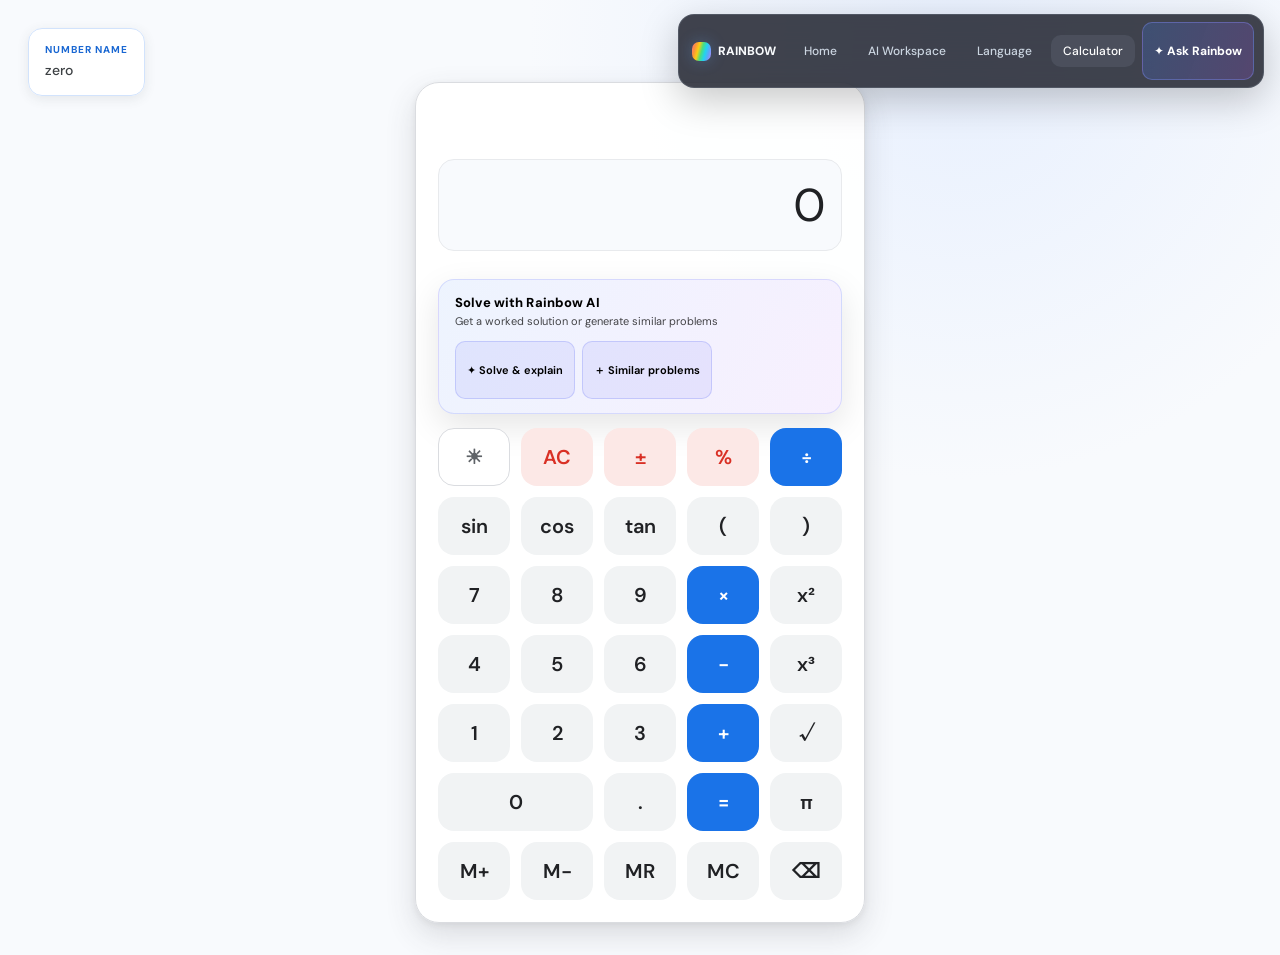
<file: calculator.html>
<!doctype html>
<html lang="en">
  <head>
    <meta charset="UTF-8" />
    <link rel="icon" type="image/svg+xml" href="RAINBOW_favicon.svg" />
    <meta name="viewport" content="width=device-width, initial-scale=1.0" />
    <title>Rainbow Calculator</title>
    <link rel="preconnect" href="https://fonts.googleapis.com" />
    <link rel="preconnect" href="https://fonts.gstatic.com" crossorigin />
    <link
      href="https://fonts.googleapis.com/css2?family=DM+Sans:opsz,wght@9..40,400;9..40,500;9..40,600;9..40,700&display=swap"
      rel="stylesheet"
    />
    <link rel="stylesheet" href="./rainbow-ecosystem.css" />
    <script src="./rainbow-ecosystem.js" defer></script>
    <style>
      /* ===== RESET ===== */
      * {
        margin: 0;
        padding: 0;
        box-sizing: border-box;
        font-family:
          system-ui,
          -apple-system,
          BlinkMacSystemFont,
          "Segoe UI",
          Roboto,
          Oxygen,
          Ubuntu,
          Cantarell,
          "Open Sans",
          "Helvetica Neue",
          sans-serif;
      }

      /* ===== BODY ===== */
      body {
        background: black;
        min-height: 100vh;
        display: flex;
        justify-content: center;
        align-items: center;
        overflow: hidden;
        position: relative;
      }

      /* ===== NEW INNOVATIVE FEATURE: WORD POPUP BOX ===== */
      #word-popup {
        position: absolute;
        top: 20px;
        left: 20px;
        max-width: 300px;
        background: rgba(5, 5, 5, 0.85);
        border: 1px solid rgba(0, 255, 255, 0.3);
        padding: 15px;
        border-radius: 15px;
        color: #fff;
        font-size: 14px;
        font-weight: 500;
        line-height: 1.4;
        box-shadow: 0 0 15px rgba(0, 255, 255, 0.2);
        backdrop-filter: blur(10px);
        z-index: 10;
        pointer-events: none;
        word-wrap: break-word;
        transition: opacity 0.2s ease;
      }

      #word-popup span {
        display: block;
        font-size: 10px;
        text-transform: uppercase;
        color: cyan;
        letter-spacing: 1px;
        margin-bottom: 4px;
      }

      /* ===== CALCULATOR ===== */
      .calculator {
        width: 430px;
        background: #050505;
        padding: 20px;
        border-radius: 35px;
        border: 2px solid transparent;
        background-image:
          linear-gradient(#050505, #050505),
          linear-gradient(45deg, red, orange, yellow, lime, cyan, blue, purple);
        background-origin: border-box;
        background-clip: padding-box, border-box;
        box-shadow:
          0 0 20px rgba(255, 0, 255, 0.3),
          0 0 40px rgba(0, 255, 255, 0.2),
          0 0 60px rgba(255, 255, 0, 0.15);
      }

      /* ===== HISTORY ===== */
      .history {
        height: 80px;
        overflow-y: auto;
        color: #bfbfbf;
        text-align: right;
        margin-bottom: 10px;
        padding-right: 5px;
        font-size: 14px;
      }

      .history::-webkit-scrollbar {
        width: 6px;
      }

      .history::-webkit-scrollbar-thumb {
        background: linear-gradient(
          red,
          orange,
          yellow,
          lime,
          cyan,
          blue,
          purple
        );
        border-radius: 20px;
      }

      /* ===== DISPLAY ===== */
      #display {
        width: 100%;
        height: 90px;
        background: black;
        border: none;
        outline: none;
        color: whitesmoke;
        text-align: right;
        font-size: 50px;
        padding: 10px;
        margin-bottom: 15px;
        border-radius: 20px;
        overflow-x: auto;
        text-shadow:
          0 0 10px cyan,
          0 0 20px purple,
          0 0 30px blue;
      }

      /* ===== BUTTON GRID ===== */
      .buttons {
        display: grid;
        grid-template-columns: repeat(5, 1fr);
        gap: 10px;
        font-family:
          monospace,
          system-ui,
          -apple-system,
          BlinkMacSystemFont,
          "Segoe UI",
          Roboto,
          Oxygen,
          Ubuntu,
          Cantarell,
          "Open Sans",
          "Helvetica Neue",
          sans-serif;
      }

      /* ===== ALL BUTTONS ===== */
      button {
        position: relative;
        height: 65px;
        border: none;
        border-radius: 50%;
        color: whitesmoke;
        font-size: 20px;
        cursor: pointer;
        overflow: hidden;
        background: linear-gradient(45deg, black);
        background-size: 400% 400%;
        animation: rainbowMove 6s linear infinite;
        transition:
          transform 0.15s,
          box-shadow 0.15s;
      }

      /* ===== HOVER ===== */
      button:hover {
        transform: scale(1.05);
        box-shadow:
          0 0 10px red,
          0 0 20px orange,
          0 0 30px yellow,
          0 0 40px cyan;
      }

      /* ===== CLICK EFFECT ===== */
      button:active {
        transform: scale(0.9);
        box-shadow: 0 0 5px #000;
      }

      /* ===== POP RING ===== */
      button:active::after {
        content: "";
        position: absolute;
        inset: 0;
        border-radius: 50%;
        border: 4px solid white;
        animation: pop 0.35s ease-out;
      }

      /* ===== SPECIAL BUTTONS ===== */
      .orange,
      .gray,
      .dark,
      .theme {
        background: linear-gradient(45deg, rgb(20, 20, 20));
        background-size: 400% 400%;
      }

      /* ===== ZERO BUTTON ===== */
      .zero {
        grid-column: span 2;
        border-radius: 40px;
      }

      /* ===== RAINBOW ANIMATION ===== */
      @keyframes rainbowMove {
        0% {
          background-position: 0% 50%;
        }
        50% {
          background-position: 100% 50%;
        }
        100% {
          background-position: 0% 50%;
        }
      }

      /* ===== POP EFFECT ===== */
      @keyframes pop {
        from {
          transform: scale(1);
          opacity: 1;
        }
        to {
          transform: scale(1.5);
          opacity: 0;
        }
      }

      /* ===== FLOATING GLOW ===== */
      .calculator::before {
        content: "";
        position: absolute;
        width: 500px;
        height: 500px;
        background: radial-gradient(
          circle,
          rgba(255, 0, 255, 0.12),
          transparent 70%
        );
        filter: blur(40px);
        z-index: -1;
      }

      /* ===== MOBILE ===== */
      @media (max-width: 500px) {
        .calculator {
          width: 95%;
        }
        button {
          height: 58px;
          font-size: 18px;
        }
        #display {
          font-size: 38px;
        }
        #word-popup {
          display: none;
        } /* Hide popup on small screens to save space */
      }

      /* Calm Material-style calculator surface */
      * {
        font-family: "DM Sans", "Google Sans", Arial, sans-serif;
      }
      body {
        padding: 32px 20px;
        background:
          radial-gradient(circle at 75% 5%, #e8f0fe 0, transparent 27rem),
          #f8fafd;
        overflow: auto;
      }
      .calculator {
        position: relative;
        width: min(450px, 100%);
        padding: 22px;
        border: 1px solid #dadce0;
        border-radius: 24px;
        background: rgba(255, 255, 255, 0.96);
        background-image: none;
        box-shadow:
          0 12px 30px rgba(60, 64, 67, 0.16),
          0 2px 6px rgba(60, 64, 67, 0.08);
      }
      .calculator::before {
        display: none;
      }
      #word-popup {
        top: 28px;
        left: 28px;
        max-width: 255px;
        padding: 14px 16px;
        color: #3c4043;
        background: rgba(255, 255, 255, 0.9);
        border: 1px solid #d2e3fc;
        border-radius: 14px;
        box-shadow: 0 3px 12px rgba(60, 64, 67, 0.1);
      }
      #word-popup span {
        color: #1967d2;
        font-size: 10px;
        font-weight: 700;
      }
      .history {
        height: 44px;
        color: #80868b;
        font-size: 12px;
      }
      #display {
        height: 92px;
        margin-bottom: 18px;
        padding: 10px 16px;
        color: #202124;
        background: #f8fafd;
        border: 1px solid #e8eaed;
        border-radius: 16px;
        font-size: 46px;
        text-shadow: none;
      }
      .buttons {
        gap: 11px;
      }
      button,
      .orange,
      .gray,
      .dark,
      .theme {
        height: 58px;
        color: #202124;
        background: #f1f3f4;
        background-image: none;
        border-radius: 16px;
        font-weight: 600;
        animation: none;
      }
      button:hover {
        transform: translateY(-1px);
        background: #e8eaed;
        box-shadow: 0 2px 5px rgba(60, 64, 67, 0.18);
      }
      .gray {
        color: #d93025;
        background: #fce8e6;
      }
      .gray:hover {
        background: #fad2cf;
      }
      .orange {
        color: #fff;
        background: #1a73e8;
      }
      .orange:hover {
        background: #185abc;
      }
      .theme {
        color: #5f6368;
        background: #fff;
        border: 1px solid #dadce0;
      }
      button:focus-visible {
        outline: 3px solid rgba(26, 115, 232, 0.35);
        outline-offset: 2px;
      }
      body.dark {
        background:
          radial-gradient(circle at 75% 5%, #263850 0, transparent 27rem),
          #202124;
      }
      body.dark .calculator {
        background: #292a2d;
        border-color: #5f6368;
        box-shadow: 0 12px 30px rgba(0, 0, 0, 0.35);
      }
      body.dark #display {
        background: #202124;
        border-color: #5f6368;
        color: #f8fafd;
      }
      body.dark .history,
      body.dark #word-popup {
        color: #bdc1c6;
      }
      body.dark #word-popup {
        background: rgba(41, 42, 45, 0.94);
        border-color: #5f6368;
      }
      body.dark button,
      body.dark .dark,
      body.dark .theme {
        background: #3c4043;
        color: #f1f3f4;
      }
      body.dark button:hover,
      body.dark .dark:hover,
      body.dark .theme:hover {
        background: #4a4d52;
      }
      body.dark .gray {
        background: #5f2522;
        color: #f28b82;
      }
      body.dark .orange {
        background: #8ab4f8;
        color: #202124;
      }

      @media (max-width: 760px) {
        #word-popup {
          display: none;
        }
      }
      @media (max-width: 500px) {
        body { padding: 88px 12px 18px; }
        .calculator { padding: 16px; }
        button { height: 54px; }
      }
      body { min-height: 100svh; overflow-x: hidden; overflow-y: auto; padding-top: 82px; }
      .calculator { margin: auto; }
      #display { width: 100%; min-width: 0; }
      .buttons button { min-width: 0; touch-action: manipulation; }
      .history-entry { padding: 3px 0; border-bottom: 1px solid rgba(148,163,184,.12); overflow-wrap: anywhere; }
      @media (max-width: 720px) { body { padding: 78px 12px 20px; } #word-popup { display: none; } .calculator { width: min(450px,100%); } }
      @media (prefers-reduced-motion: reduce) { *,*::before,*::after { scroll-behavior: auto !important; animation-duration: .01ms !important; transition-duration: .01ms !important; } }
    </style>
  </head>
  <body>
    <!-- Word Name Container Pinned to Left Corner -->
    <div id="word-popup">
      <span>Number Name</span>
      <div id="word-content">Zero</div>
    </div>

    <div class="calculator">
      <div class="history" id="history"></div>
      <input id="display" value="0" readonly />
      <div class="buttons">
        <button class="theme" onclick="toggleTheme()">☀</button>
        <button class="gray" onclick="clearDisplay()">AC</button>
        <button class="gray" onclick="toggleSign()">±</button>
        <button class="gray" onclick="percentage()">%</button>
        <button class="orange" onclick="append('/')">÷</button>

        <button class="dark" onclick="scientific('sin')">sin</button>
        <button class="dark" onclick="scientific('cos')">cos</button>
        <button class="dark" onclick="scientific('tan')">tan</button>
        <button class="dark" onclick="append('(')">(</button>
        <button class="dark" onclick="append(')')">)</button>

        <button class="dark" onclick="append('7')">7</button>
        <button class="dark" onclick="append('8')">8</button>
        <button class="dark" onclick="append('9')">9</button>
        <button class="orange" onclick="append('*')">×</button>
        <button class="dark" onclick="square()">x²</button>

        <button class="dark" onclick="append('4')">4</button>
        <button class="dark" onclick="append('5')">5</button>
        <button class="dark" onclick="append('6')">6</button>
        <button class="orange" onclick="append('-')">−</button>
        <button class="dark" onclick="cube()">x³</button>

        <button class="dark" onclick="append('1')">1</button>
        <button class="dark" onclick="append('2')">2</button>
        <button class="dark" onclick="append('3')">3</button>
        <button class="orange" onclick="append('+')">+</button>
        <button class="dark" onclick="sqrtFn()">√</button>

        <button class="dark zero" onclick="append('0')">0</button>
        <button class="dark" onclick="append('.')">.</button>
        <button class="orange" onclick="calculate()">=</button>
        <button class="dark" onclick="insertPi()">π</button>

        <button class="dark" onclick="memoryAdd()">M+</button>
        <button class="dark" onclick="memorySub()">M-</button>
        <button class="dark" onclick="memoryRecall()">MR</button>
        <button class="dark" onclick="memoryClear()">MC</button>
        <button class="dark" onclick="backspace()">⌫</button>
      </div>
    </div>

    <script>
      const d = document.getElementById("display");
      const h = document.getElementById("history");
      const wordPopup = document.getElementById("word-popup");
      const wordContent = document.getElementById("word-content");

      let mem = 0;
      let isDark = false;
      try { isDark = localStorage.getItem("rainbow-calculator-theme") === "dark"; } catch (_) {}
      if (isDark) document.body.classList.add("dark");
      const HISTORY_KEY = "rainbow-calculator-history-v1";
      function saveHistory() {
        try { localStorage.setItem(HISTORY_KEY, JSON.stringify(Array.from(h.children).slice(-30).map(node => node.textContent))); } catch (_) {}
      }
      function loadHistory() {
        try {
          const entries = JSON.parse(localStorage.getItem(HISTORY_KEY) || "[]");
          if (!Array.isArray(entries)) return;
          entries.slice(-30).forEach(value => { const row=document.createElement("div"); row.className="history-entry"; row.textContent=String(value); h.appendChild(row); });
        } catch (_) {}
      }
      function evaluateExpression(source) {
        const input=String(source).replace(/[×]/g,"*").replace(/[÷]/g,"/");
        const tokens=[]; const re=/\s*(?:(\d+(?:\.\d*)?|\.\d+)|([()+\-*/^]))\s*/gy; let at=0;
        while(at<input.length){re.lastIndex=at;const m=re.exec(input);if(!m)throw new Error("Unsupported character");tokens.push(m[1]!==undefined?{type:"number",value:Number(m[1])}:{type:m[2],value:m[2]});at=re.lastIndex;}
        let i=0;
        const primary=()=>{const t=tokens[i];if(!t)throw new Error("Incomplete expression");if(t.type==="+"){i++;return primary();}if(t.type==="-"){i++;return -primary();}if(t.type==="number"){i++;return t.value;}if(t.type==="("){i++;const v=expression();if(tokens[i]?.type!==")")throw new Error("Missing closing parenthesis");i++;return v;}throw new Error("Expected a number");};
        const power=()=>{let v=primary();if(tokens[i]?.type==="^"){i++;v=Math.pow(v,power());}return v;};
        const term=()=>{let v=power();while(tokens[i]&&["*","/"].includes(tokens[i].type)){const op=tokens[i++].type;const r=power();v=op==="*"?v*r:v/r;}return v;};
        const expression=()=>{let v=term();while(tokens[i]&&["+","-"].includes(tokens[i].type)){const op=tokens[i++].type;const r=term();v=op==="+"?v+r:v-r;}return v;};
        if(!tokens.length)throw new Error("Empty expression");const result=expression();if(i!==tokens.length)throw new Error("Unexpected token");if(!Number.isFinite(result))throw new Error("Result is not finite");return result;
      }

      // =========================
      // Display Update Helper
      // =========================
      function updateDisplayState() {
        d.scrollLeft = d.scrollWidth;
        updateNumberWords();
      }

      // =========================
      // Basic Input Functions
      // =========================
      function append(v) {
        if (!/^[0-9.+\-*/()]$/.test(String(v))) return;
        const current = d.value;
        if (current === "Error" && !/^[0-9]$/.test(String(v))) return;
        if (v === ".") {
          const segment = current.split(/[+\-*/()]/).pop();
          if (segment.includes(".")) return;
          d.value = current === "0" || current === "Error" ? "0." : /[+\-*/(]$/.test(current) ? current + "0." : current + ".";
        } else {
          d.value = current === "0" || current === "Error" ? v : current + v;
        }

        updateDisplayState();
      }

      function clearDisplay() {
        d.value = "0";
        updateDisplayState();
      }

      function backspace() {
        d.value = d.value.length > 1 ? d.value.slice(0, -1) : "0";

        updateDisplayState();
      }

      // =========================
      // Calculation
      // =========================
      function calculate() {
        try {
          const exp = d.value;

          const result = evaluateExpression(exp);
          const row = document.createElement("div");
          row.className = "history-entry";
          row.textContent = `${exp} = ${result}`;
          h.appendChild(row);
          while (h.children.length > 30) h.firstElementChild.remove();
          saveHistory();
          h.scrollTop = h.scrollHeight;
          d.value = String(result);
          updateDisplayState();
        } catch {
          d.value = "Error";
          wordContent.textContent = "Invalid calculation";
        }
      }

      // =========================
      // Utility Operations
      // =========================
      function percentage() {
        try { d.value = String(evaluateExpression(d.value) / 100); updateDisplayState(); }
        catch (_) { d.value = "Error"; updateDisplayState(); }
      }

      function toggleSign() {
        try { d.value = String(-evaluateExpression(d.value)); }
        catch (_) { d.value = "Error"; }
        updateDisplayState();
      }

      function square() {
        try { d.value = String(Math.pow(evaluateExpression(d.value), 2)); } catch (_) { d.value = "Error"; }
        updateDisplayState();
      }

      function cube() {
        try { d.value = String(Math.pow(evaluateExpression(d.value), 3)); } catch (_) { d.value = "Error"; }
        updateDisplayState();
      }

      function sqrtFn() {
        try { const n=evaluateExpression(d.value); if(n<0) throw new Error("Negative square root"); d.value = String(Math.sqrt(n)); } catch (_) { d.value = "Error"; }
        updateDisplayState();
      }

      function insertPi() {
        d.value = Math.PI;
        updateDisplayState();
      }

      // =========================
      // Scientific Functions
      // =========================
      function scientific(type) {
        let n;
        try { n = evaluateExpression(d.value); } catch (_) { d.value = "Error"; updateDisplayState(); return; }

        if (type === "sin") d.value = Math.sin(n);
        if (type === "cos") d.value = Math.cos(n);
        if (type === "tan") d.value = Math.tan(n);

        updateDisplayState();
      }

      // =========================
      // Memory Functions
      // =========================
      function memoryAdd() {
        try { mem += evaluateExpression(d.value); } catch (_) {}
      }

      function memorySub() {
        try { mem -= evaluateExpression(d.value); } catch (_) {}
      }

      function memoryRecall() {
        d.value = mem;
        updateDisplayState();
      }

      function memoryClear() {
        mem = 0;
      }

      // =========================
      // Theme Toggle
      // =========================
      function toggleTheme() {
        isDark = !isDark;
        document.body.classList.toggle("dark", isDark);
        try { localStorage.setItem("rainbow-calculator-theme", isDark ? "dark" : "light"); } catch (_) {}
      }

      // =========================
      // Number To Words
      // =========================
      function updateNumberWords() {
        const currentVal = d.value;

        if (currentVal === "Error" || currentVal === "NaN") {
          wordContent.textContent = "Error";
          return;
        }

        let num = parseFloat(currentVal);

        if (isNaN(num)) {
          wordContent.textContent = "Expression Entry";
          return;
        }

        wordContent.textContent = numberToWords(num);
      }

      function numberToWords(num) {
        if (num === 0) return "zero";

        let words = "";

        if (num < 0) {
          words += "negative ";
          num = Math.abs(num);
        }

        let mainPart = Math.floor(num);
        let decimalPart = num - mainPart;

        words += convertWholeNumber(mainPart);

        if (decimalPart > 0) {
          words += " point";

          let decString = decimalPart.toFixed(4).split(".")[1];

          while (decString.endsWith("0")) {
            decString = decString.slice(0, -1);
          }

          const digits = [
            "zero",
            "one",
            "two",
            "three",
            "four",
            "five",
            "six",
            "seven",
            "eight",
            "nine",
          ];

          for (let digit of decString) {
            words += " " + digits[parseInt(digit)];
          }
        }

        return words.trim();
      }

      function convertWholeNumber(num) {
        const ones = [
          "",
          "one",
          "two",
          "three",
          "four",
          "five",
          "six",
          "seven",
          "eight",
          "nine",
          "ten",
          "eleven",
          "twelve",
          "thirteen",
          "fourteen",
          "fifteen",
          "sixteen",
          "seventeen",
          "eighteen",
          "nineteen",
        ];

        const tens = [
          "",
          "",
          "twenty",
          "thirty",
          "forty",
          "fifty",
          "sixty",
          "seventy",
          "eighty",
          "ninety",
        ];

        if (num < 20) {
          return ones[num];
        }

        if (num < 100) {
          return (
            tens[Math.floor(num / 10)] + (num % 10 ? "-" + ones[num % 10] : "")
          );
        }

        if (num < 1000) {
          return (
            ones[Math.floor(num / 100)] +
            " hundred" +
            (num % 100 ? " and " + convertWholeNumber(num % 100) : "")
          );
        }

        const scales = [
          ["trillion", 1000000000000],
          ["billion", 1000000000],
          ["million", 1000000],
          ["thousand", 1000],
        ];

        for (const [name, value] of scales) {
          if (num >= value) {
            return (
              convertWholeNumber(Math.floor(num / value)) +
              " " +
              name +
              (num % value ? ", " + convertWholeNumber(num % value) : "")
            );
          }
        }

        return "number too large";
      }

      document.addEventListener("keydown", (e) => {
        // Numbers
        if (/^[0-9]$/.test(e.key)) {
          append(e.key);
        }

        // Operators
        else if (["+", "-", "*", "/", "."].includes(e.key)) {
          append(e.key);
        }

        // Enter = Calculate
        else if (e.key === "Enter") {
          e.preventDefault();
          calculate();
        }

        // Backspace
        else if (e.key === "Backspace") {
          e.preventDefault();
          backspace();
        }

        // Escape = Clear
        else if (e.key === "Escape") {
          clearDisplay();
        }

        // Parentheses
        else if (e.key === "(" || e.key === ")") {
          append(e.key);
        }

        // Percentage
        else if (e.key === "%") {
          percentage();
        }
      });

      // Initial load
      loadHistory();
      updateDisplayState();
    </script>
  </body>
</html>
</file>
<file: rainbow-ecosystem.css>
:root{--rw-rainbow:linear-gradient(105deg,#fb7185 0%,#fb923c 18%,#facc15 34%,#4ade80 50%,#22d3ee 66%,#60a5fa 82%,#c084fc 100%);--rw-glass:rgba(13,16,27,.78);--rw-line:rgba(148,163,184,.22)}
.rw-ecosystem-bar{position:fixed;top:14px;right:16px;z-index:500;display:flex;align-items:center;gap:7px;padding:7px 9px;border:1px solid var(--rw-line);border-radius:16px;background:var(--rw-glass);backdrop-filter:blur(18px);-webkit-backdrop-filter:blur(18px);box-shadow:0 12px 38px rgba(0,0,0,.22);color:#f8fafc;font:500 12px/1.2 Inter,"DM Sans",system-ui,sans-serif}
.rw-ecosystem-brand{display:flex;align-items:center;gap:7px;padding:0 9px 0 4px;color:inherit;text-decoration:none;font-weight:800;white-space:nowrap}
.rw-ecosystem-mark{width:19px;height:19px;border-radius:7px;background:var(--rw-rainbow);box-shadow:0 0 15px rgba(96,165,250,.28)}
.rw-ecosystem-link,.rw-ecosystem-ai{display:inline-flex;align-items:center;justify-content:center;min-height:32px;padding:0 11px;border:1px solid transparent;border-radius:10px;color:#cbd5e1;text-decoration:none;background:transparent;white-space:nowrap;cursor:pointer;font:inherit;transition:background .2s,border-color .2s,color .2s,transform .2s}
.rw-ecosystem-link:hover,.rw-ecosystem-link[aria-current=page]{background:rgba(148,163,184,.14);color:#fff}
.rw-ecosystem-ai{border-color:rgba(129,140,248,.4);background:linear-gradient(110deg,rgba(59,130,246,.22),rgba(168,85,247,.2));color:#fff;font-weight:750}
.rw-ecosystem-ai:hover{transform:translateY(-1px);border-color:rgba(192,132,252,.8);box-shadow:0 0 20px rgba(139,92,246,.2)}
.rw-ecosystem-bar a:focus-visible,.rw-ecosystem-bar button:focus-visible{outline:2px solid #93c5fd;outline-offset:2px}
.rw-ecosystem-status{position:fixed;right:18px;bottom:18px;z-index:501;max-width:min(360px,calc(100vw - 36px));padding:11px 14px;border:1px solid rgba(129,140,248,.35);border-radius:13px;background:#111827;color:#f8fafc;box-shadow:0 12px 36px rgba(0,0,0,.28);font:500 13px/1.45 Inter,"DM Sans",system-ui,sans-serif}
body[data-rw-page="homepage"] .hero-title{max-width:1000px;padding-inline:18px}
body[data-rw-page="homepage"] .hero-subtitle{padding-inline:18px}
body[data-rw-page="homepage"] .details-container{width:min(1100px,calc(100% - 40px))}
body[data-rw-page="homepage"] .feature-card[href]{color:inherit;text-decoration:none}
body[data-rw-page="homepage"] .card-content h3{color:rgba(255,255,255,.94)}
body[data-rw-page="homepage"] .card-content p{color:rgba(226,232,240,.76)}
body[data-rw-page="homepage"] .card-footer-placeholder{height:auto;min-height:20px;width:auto;background:transparent;color:#93c5fd;font-size:.88rem}
@media(max-width:700px){body[data-rw-page="homepage"] .hero-section{min-height:100svh;height:auto;padding:100px 16px 90px}body[data-rw-page="homepage"] .hero-title{font-size:clamp(2rem,9vw,3.2rem)}body[data-rw-page="homepage"] .details-container{width:calc(100% - 28px)}body[data-rw-page="homepage"] .section-header{margin-bottom:36px}body[data-rw-page="homepage"] .features-grid{grid-template-columns:1fr;gap:14px}body[data-rw-page="homepage"] .feature-card{padding:24px;min-height:220px}body[data-rw-page="homepage"] .panel-actions{flex-wrap:wrap}}
@media(prefers-reduced-motion:reduce){body[data-rw-page="homepage"] .scroll-arrow{animation:none}}
@media(max-width:720px){.rw-ecosystem-bar{top:9px;right:9px;left:9px;justify-content:space-between;gap:2px;padding:6px}.rw-ecosystem-brand{padding-right:4px}.rw-ecosystem-link,.rw-ecosystem-ai{padding:0 8px;min-height:31px;font-size:11px}.rw-ecosystem-brand span:last-child{display:none}}
@media(max-width:390px){.rw-ecosystem-link[data-rw-link=home]{display:none}.rw-ecosystem-link,.rw-ecosystem-ai{padding:0 7px;font-size:10px}}
@media(prefers-reduced-motion:reduce){.rw-ecosystem-link,.rw-ecosystem-ai{transition:none}.rw-ecosystem-ai:hover{transform:none}}

.rw-ai-page-tools{display:flex;flex-wrap:wrap;align-items:center;justify-content:space-between;gap:12px;margin:14px 0 20px;padding:14px 16px;border:1px solid rgba(129,140,248,.25);border-radius:16px;background:linear-gradient(115deg,rgba(59,130,246,.09),rgba(168,85,247,.09));box-shadow:0 12px 34px rgba(0,0,0,.10)}
.rw-ai-tools-heading{display:flex;flex-direction:column;gap:3px;min-width:190px;color:inherit}
.rw-ai-tools-heading strong{font-size:13px;font-weight:800;letter-spacing:.01em}
.rw-ai-tools-heading span{font-size:11px;opacity:.72;line-height:1.4}
.rw-ai-tools-actions{display:flex;flex-wrap:wrap;gap:7px}
.rw-ai-tool-btn{min-height:34px;padding:7px 11px;border:1px solid rgba(129,140,248,.32);border-radius:10px;background:rgba(99,102,241,.10);color:inherit;font:650 11px/1.25 Inter,"DM Sans",system-ui,sans-serif;cursor:pointer;transition:background .18s,border-color .18s,transform .18s}
.rw-ai-tool-btn:hover{background:rgba(99,102,241,.2);border-color:rgba(167,139,250,.72);transform:translateY(-1px)}
.rw-ai-tool-btn:focus-visible,.rw-home-ai-guide:focus-visible{outline:2px solid #93c5fd;outline-offset:3px}
.rw-ai-calculator-tools{margin:10px 0 14px}
.rw-home-ai-guide{display:inline-flex;margin:14px auto 0;position:relative;z-index:2}
@media(max-width:720px){.rw-ai-page-tools{align-items:stretch;margin:12px 0;padding:12px}.rw-ai-tools-actions{display:grid;grid-template-columns:repeat(2,minmax(0,1fr))}.rw-ai-tool-btn{min-height:40px;white-space:normal}.rw-ecosystem-bar{overflow-x:auto}.rw-home-ai-guide{max-width:calc(100% - 30px);white-space:normal}}
@media(prefers-reduced-motion:reduce){.rw-ai-tool-btn{transition:none}.rw-ai-tool-btn:hover{transform:none}}
</file>
